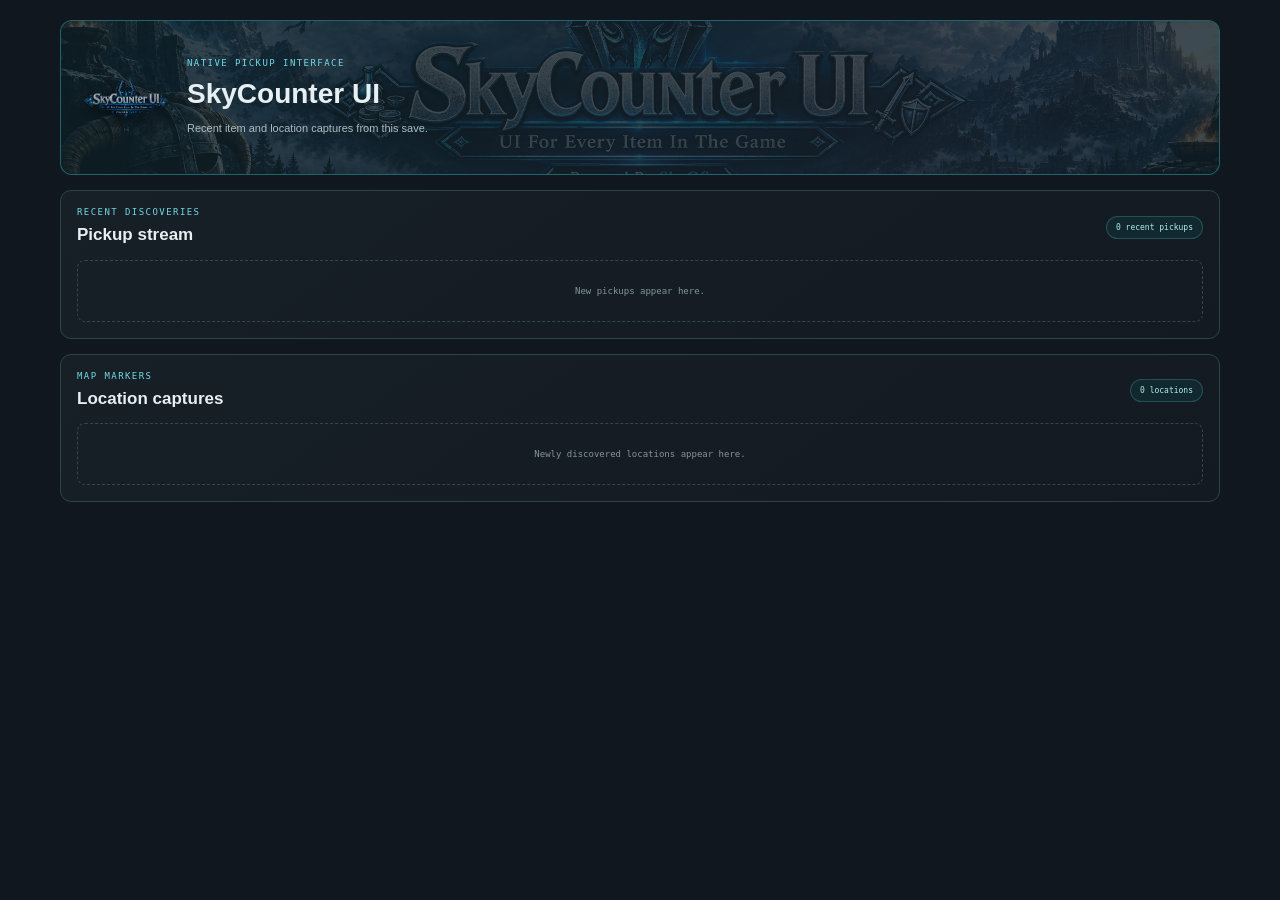
<file: data/PrismaUI/views/SkyOS/SkyCounter/dashboard.html>
<!doctype html>
<html lang="en">
<head>
  <meta charset="utf-8">
  <meta name="viewport" content="width=device-width,initial-scale=1">
  <title>SkyCounter UI</title>
  <link rel="stylesheet" href="dashboard.css?v=20261021-counter-dashboard-1">
</head>
<body>
  <main>
    <header class="hero">
      <img src="../../SkyCounterUI/skycounterui-logo.png" alt="SkyCounter UI">
      <div><p class="eyebrow">NATIVE PICKUP INTERFACE</p><h1>SkyCounter UI</h1><p>Recent item and location captures from this save.</p></div>
    </header>
    <section class="panel">
      <header class="section-heading"><div><p class="eyebrow">RECENT DISCOVERIES</p><h2>Pickup stream</h2></div><span id="pickup-count" class="count">Waiting for discoveries</span></header>
      <div id="pickup-stream" class="stream"><div class="empty">Waiting for SkyCounter UI events…</div></div>
    </section>
    <section class="panel">
      <header class="section-heading"><div><p class="eyebrow">MAP MARKERS</p><h2>Location captures</h2></div><span id="location-count" class="count">0 locations</span></header>
      <div id="location-stream" class="locations"><div class="empty">Newly discovered locations appear here.</div></div>
    </section>
  </main>
  <script src="dashboard.js?v=20261021-counter-dashboard-1"></script>
</body>
</html>
</file>
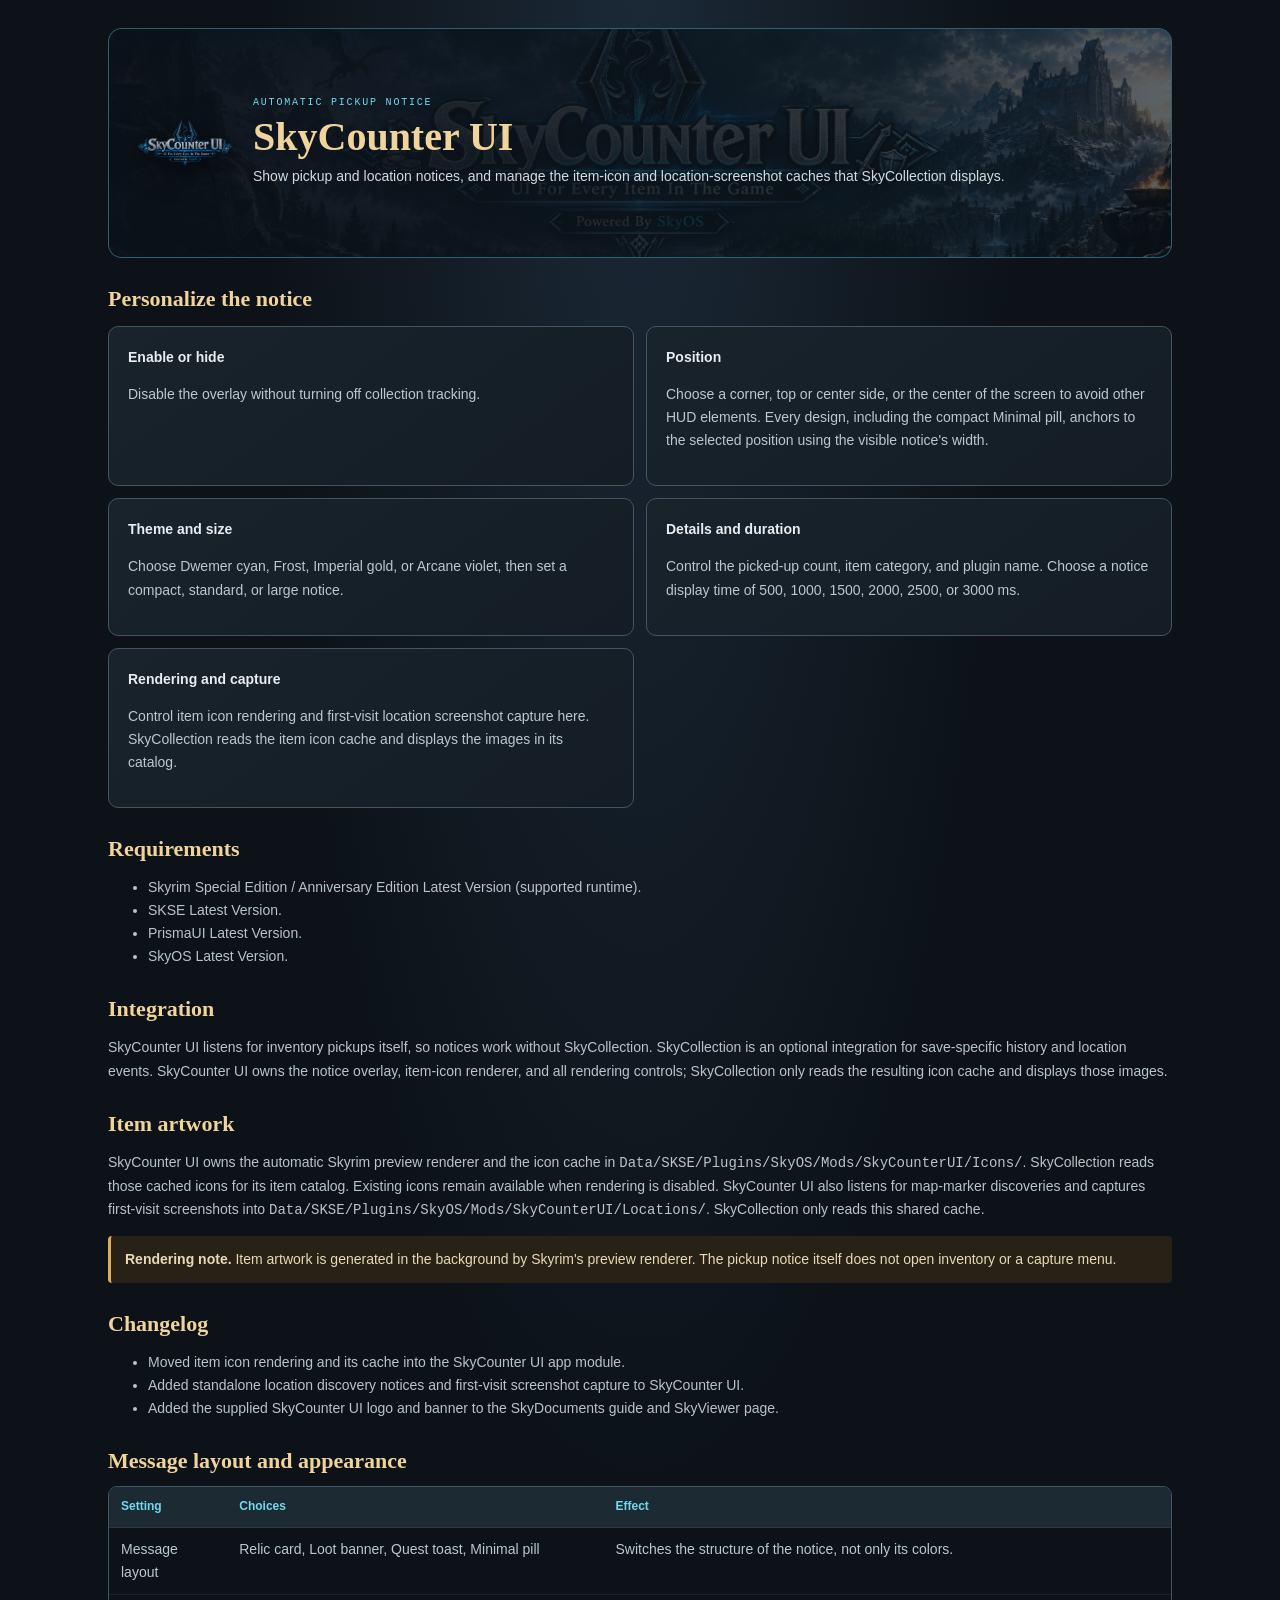
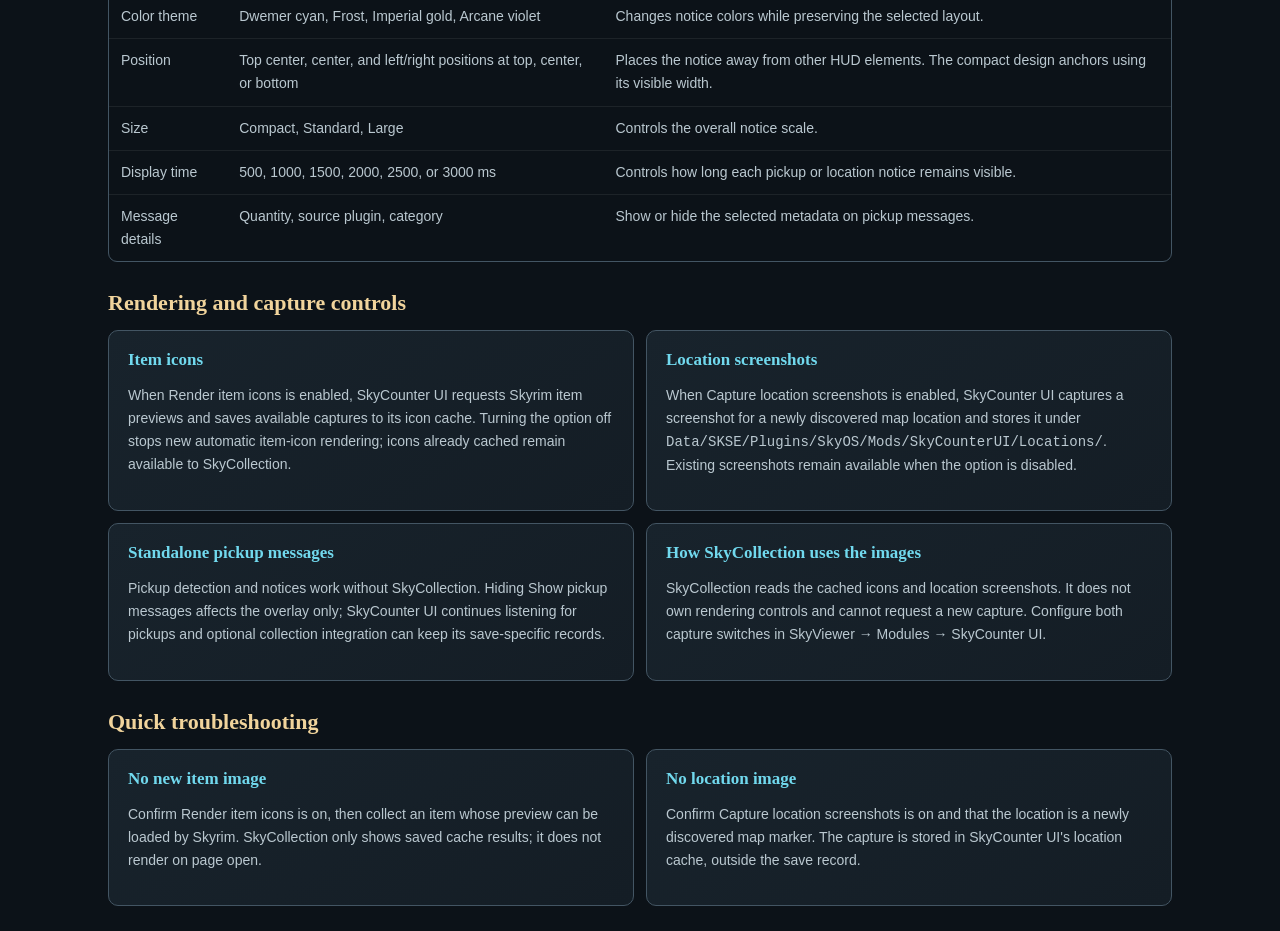
<file: data/SKSE/Plugins/SkyOS/Mods/SkyCounterUI/SkyDocuments/SkyCounter UI Guide.html>
<!doctype html>
<html lang="en">
<head>
  <meta charset="utf-8">
  <meta name="viewport" content="width=device-width,initial-scale=1">
  <title>SkyCounter UI · Field Guide</title>
  <style>
    :root{color-scheme:dark;font:15px/1.7 'Segoe UI',sans-serif;color:#e8edf0;background:#111820}*{box-sizing:border-box}body{margin:0;background:radial-gradient(ellipse at 80% 0,#235862 0,transparent 44%),#111820}.wrap{max-width:900px;margin:auto;padding:34px}.hero{position:relative;isolation:isolate;display:flex;align-items:center;min-height:220px;overflow:hidden;padding:26px;border:1px solid #57ced566;border-radius:14px;background:#15252d}.hero:before{position:absolute;z-index:-2;inset:0;content:'';background:url('banner.png') center/cover;opacity:.63}.hero:after{position:absolute;z-index:-1;inset:0;content:'';background:linear-gradient(90deg,#101820ee,#111820aa 70%,#11182044)}.brand{display:flex;align-items:center;gap:22px}.brand img{width:130px;height:130px;object-fit:contain;filter:drop-shadow(0 5px 16px #000b)}.eyebrow{color:#e2b967;letter-spacing:.18em;font-size:10px}h1{margin:0;font-size:32px}h2{color:#81dbe5;font-size:20px;margin-top:28px}p,li{color:#b8c4cc}.grid{display:grid;grid-template-columns:repeat(auto-fit,minmax(220px,1fr));gap:12px}.card{padding:16px;border:1px solid #ffffff1b;border-radius:10px;background:#1b252d}.note{border-left:3px solid #e2b967;padding:10px 14px;background:#20252a}@media(max-width:600px){.wrap{padding:16px}.brand img{width:85px;height:85px}.hero{min-height:150px}}
  :root{--doc-banner:url('banner.png')}
:root{color-scheme:dark;--bg:#0c1218;--panel:#141d25;--panel2:#18232c;--line:#435563;--cyan:#71d9ee;--gold:#f1d49c;--text:#e8edf1;--muted:#bac8d0}
html{scroll-behavior:smooth}body{margin:0!important;padding:0!important;background:radial-gradient(ellipse at 50% 0,#1b2937 0,transparent 42%),var(--bg)!important;color:var(--text)!important;font:14px/1.65 'Segoe UI',sans-serif!important}main,.wrap{max-width:1120px!important;margin:0 auto!important;padding:28px!important}
.hero{position:relative!important;isolation:isolate;min-height:230px!important;display:flex!important;align-items:center;overflow:hidden;padding:28px!important;border:1px solid #55cbea66!important;border-radius:14px!important;background:#101a22!important;box-shadow:none!important}.hero:before{position:absolute;z-index:-2;inset:0;content:'';background:var(--doc-banner) center 46%/cover;opacity:.55;pointer-events:none}.hero:after{position:absolute;z-index:-1;inset:0;content:'';background:linear-gradient(90deg,#0b1119f2,#0c1419ad 72%,#0c141966);pointer-events:none}.hero>*{position:relative;z-index:1}.brand,.hero-brand{display:flex;align-items:center;gap:20px}.brand img,.hero-brand img,.hero>img.logo{width:96px!important;height:96px!important;object-fit:contain;filter:drop-shadow(0 5px 16px #000b)}.eyebrow{margin:0!important;color:var(--cyan)!important;font:10px monospace!important;letter-spacing:.18em!important;text-transform:uppercase}.hero h1{margin:5px 0!important;color:var(--gold)!important;font:700 clamp(30px,5vw,40px) Georgia,serif!important;line-height:1.12}.hero p:last-child,.lead{margin:0;color:#d1dce2!important;max-width:760px}h2,.section-title{margin:28px 0 10px;color:var(--gold);font:700 22px Georgia,serif}
.grid{display:grid!important;grid-template-columns:repeat(2,minmax(0,1fr));gap:12px;margin-top:14px}.cards{display:grid!important;grid-template-columns:repeat(2,minmax(0,1fr));gap:12px}.card,.cards>section,main>article{margin:0;padding:19px;border:1px solid var(--line);border-radius:10px;background:linear-gradient(145deg,var(--panel2),var(--panel));color:var(--text)}.card h2,.card h3,.cards h3{margin:0 0 7px;color:var(--cyan);font:700 17px Georgia,serif}.card p,.card li,.detail-body{color:var(--muted)}.card ul,.card ol,.detail-body ul{padding-left:20px}.card li,.detail-body li{margin:6px 0}.wide{grid-column:1/-1}.grid details{align-self:start;overflow:hidden;border:1px solid var(--line);border-radius:10px;background:linear-gradient(145deg,var(--panel2),var(--panel));transition:border-color .2s}.grid details[open]{border-color:#50cee1a8}.grid summary{display:flex;align-items:center;justify-content:space-between;gap:12px;min-height:54px;padding:14px 18px;color:#e8edf1;font-weight:700;cursor:pointer;list-style:none}.grid summary::-webkit-details-marker{display:none}.grid details[open]>summary{color:var(--gold)}.detail-body{padding:2px 20px 18px 22px}.table-wrap{overflow:auto;margin-top:12px;border:1px solid var(--line);border-radius:9px}.options{width:100%;border-collapse:collapse;min-width:640px}.options th,.options td{padding:10px 12px;text-align:left;vertical-align:top;border-bottom:1px solid #ffffff12}.options th{background:#1c2a34;color:var(--cyan);font-size:12px}.options td{color:var(--muted)}.options tr:last-child td{border-bottom:0}.callout,.note{margin-top:12px;padding:12px 14px;border-left:3px solid #e0ad58;border-radius:4px;background:#282116;color:#ead8b6}.banner{display:none!important}a{color:#8de5ef}footer{margin:24px 0 8px;color:#81909c;font:10px monospace;letter-spacing:.08em}
@media(max-width:720px){main,.wrap{padding:14px!important}.grid,.cards{grid-template-columns:1fr!important}.wide{grid-column:auto}.hero{padding:20px!important;min-height:185px!important}.brand,.hero-brand{gap:13px}.brand img,.hero-brand img,.hero>img.logo{width:72px!important;height:72px!important}}
</style>
</head>
<body>
  <main class="wrap">
    <header class="hero"><div class="brand"><img src="logo.png" alt="SkyCounter UI logo"><div><p class="eyebrow">AUTOMATIC PICKUP NOTICE</p><h1>SkyCounter UI</h1><p>Show pickup and location notices, and manage the item-icon and location-screenshot caches that SkyCollection displays.</p></div></div></header>
    <h2>Personalize the notice</h2>
    <div class="grid">
      <section class="card"><strong>Enable or hide</strong><p>Disable the overlay without turning off collection tracking.</p></section>
      <section class="card"><strong>Position</strong><p>Choose a corner, top or center side, or the center of the screen to avoid other HUD elements. Every design, including the compact Minimal pill, anchors to the selected position using the visible notice's width.</p></section>
      <section class="card"><strong>Theme and size</strong><p>Choose Dwemer cyan, Frost, Imperial gold, or Arcane violet, then set a compact, standard, or large notice.</p></section>
      <section class="card"><strong>Details and duration</strong><p>Control the picked-up count, item category, and plugin name. Choose a notice display time of 500, 1000, 1500, 2000, 2500, or 3000 ms.</p></section>
      <section class="card"><strong>Rendering and capture</strong><p>Control item icon rendering and first-visit location screenshot capture here. SkyCollection reads the item icon cache and displays the images in its catalog.</p></section>
    </div>
    <h2>Requirements</h2><ul><li>Skyrim Special Edition / Anniversary Edition Latest Version (supported runtime).</li><li>SKSE Latest Version.</li><li>PrismaUI Latest Version.</li><li>SkyOS Latest Version.</li></ul>
    <h2>Integration</h2><p>SkyCounter UI listens for inventory pickups itself, so notices work without SkyCollection. SkyCollection is an optional integration for save-specific history and location events. SkyCounter UI owns the notice overlay, item-icon renderer, and all rendering controls; SkyCollection only reads the resulting icon cache and displays those images.</p><h2>Item artwork</h2>
    <p>SkyCounter UI owns the automatic Skyrim preview renderer and the icon cache in <code>Data/SKSE/Plugins/SkyOS/Mods/SkyCounterUI/Icons/</code>. SkyCollection reads those cached icons for its item catalog. Existing icons remain available when rendering is disabled. SkyCounter UI also listens for map-marker discoveries and captures first-visit screenshots into <code>Data/SKSE/Plugins/SkyOS/Mods/SkyCounterUI/Locations/</code>. SkyCollection only reads this shared cache.</p>
    <div class="note"><strong>Rendering note.</strong> Item artwork is generated in the background by Skyrim's preview renderer. The pickup notice itself does not open inventory or a capture menu.</div>
    <h2>Changelog</h2><ul><li>Moved item icon rendering and its cache into the SkyCounter UI app module.</li><li>Added standalone location discovery notices and first-visit screenshot capture to SkyCounter UI.</li><li>Added the supplied SkyCounter UI logo and banner to the SkyDocuments guide and SkyViewer page.</li></ul>
  
<section class="reference-section"><h2 class="section-title">Message layout and appearance</h2><div class="table-wrap"><table class="options"><thead><tr><th>Setting</th><th>Choices</th><th>Effect</th></tr></thead><tbody><tr><td>Message layout</td><td>Relic card, Loot banner, Quest toast, Minimal pill</td><td>Switches the structure of the notice, not only its colors.</td></tr><tr><td>Color theme</td><td>Dwemer cyan, Frost, Imperial gold, Arcane violet</td><td>Changes notice colors while preserving the selected layout.</td></tr><tr><td>Position</td><td>Top center, center, and left/right positions at top, center, or bottom</td><td>Places the notice away from other HUD elements. The compact design anchors using its visible width.</td></tr><tr><td>Size</td><td>Compact, Standard, Large</td><td>Controls the overall notice scale.</td></tr><tr><td>Display time</td><td>500, 1000, 1500, 2000, 2500, or 3000 ms</td><td>Controls how long each pickup or location notice remains visible.</td></tr><tr><td>Message details</td><td>Quantity, source plugin, category</td><td>Show or hide the selected metadata on pickup messages.</td></tr></tbody></table></div><h2 class="section-title">Rendering and capture controls</h2><div class="grid"><article class="card"><h3>Item icons</h3><p>When Render item icons is enabled, SkyCounter UI requests Skyrim item previews and saves available captures to its icon cache. Turning the option off stops new automatic item-icon rendering; icons already cached remain available to SkyCollection.</p></article><article class="card"><h3>Location screenshots</h3><p>When Capture location screenshots is enabled, SkyCounter UI captures a screenshot for a newly discovered map location and stores it under <code>Data/SKSE/Plugins/SkyOS/Mods/SkyCounterUI/Locations/</code>. Existing screenshots remain available when the option is disabled.</p></article><article class="card"><h3>Standalone pickup messages</h3><p>Pickup detection and notices work without SkyCollection. Hiding Show pickup messages affects the overlay only; SkyCounter UI continues listening for pickups and optional collection integration can keep its save-specific records.</p></article><article class="card"><h3>How SkyCollection uses the images</h3><p>SkyCollection reads the cached icons and location screenshots. It does not own rendering controls and cannot request a new capture. Configure both capture switches in SkyViewer → Modules → SkyCounter UI.</p></article></div><h2 class="section-title">Quick troubleshooting</h2><div class="grid"><article class="card"><h3>No new item image</h3><p>Confirm Render item icons is on, then collect an item whose preview can be loaded by Skyrim. SkyCollection only shows saved cache results; it does not render on page open.</p></article><article class="card"><h3>No location image</h3><p>Confirm Capture location screenshots is on and that the location is a newly discovered map marker. The capture is stored in SkyCounter UI's location cache, outside the save record.</p></article></div></section>
</main>
</body>
</html>
</file>
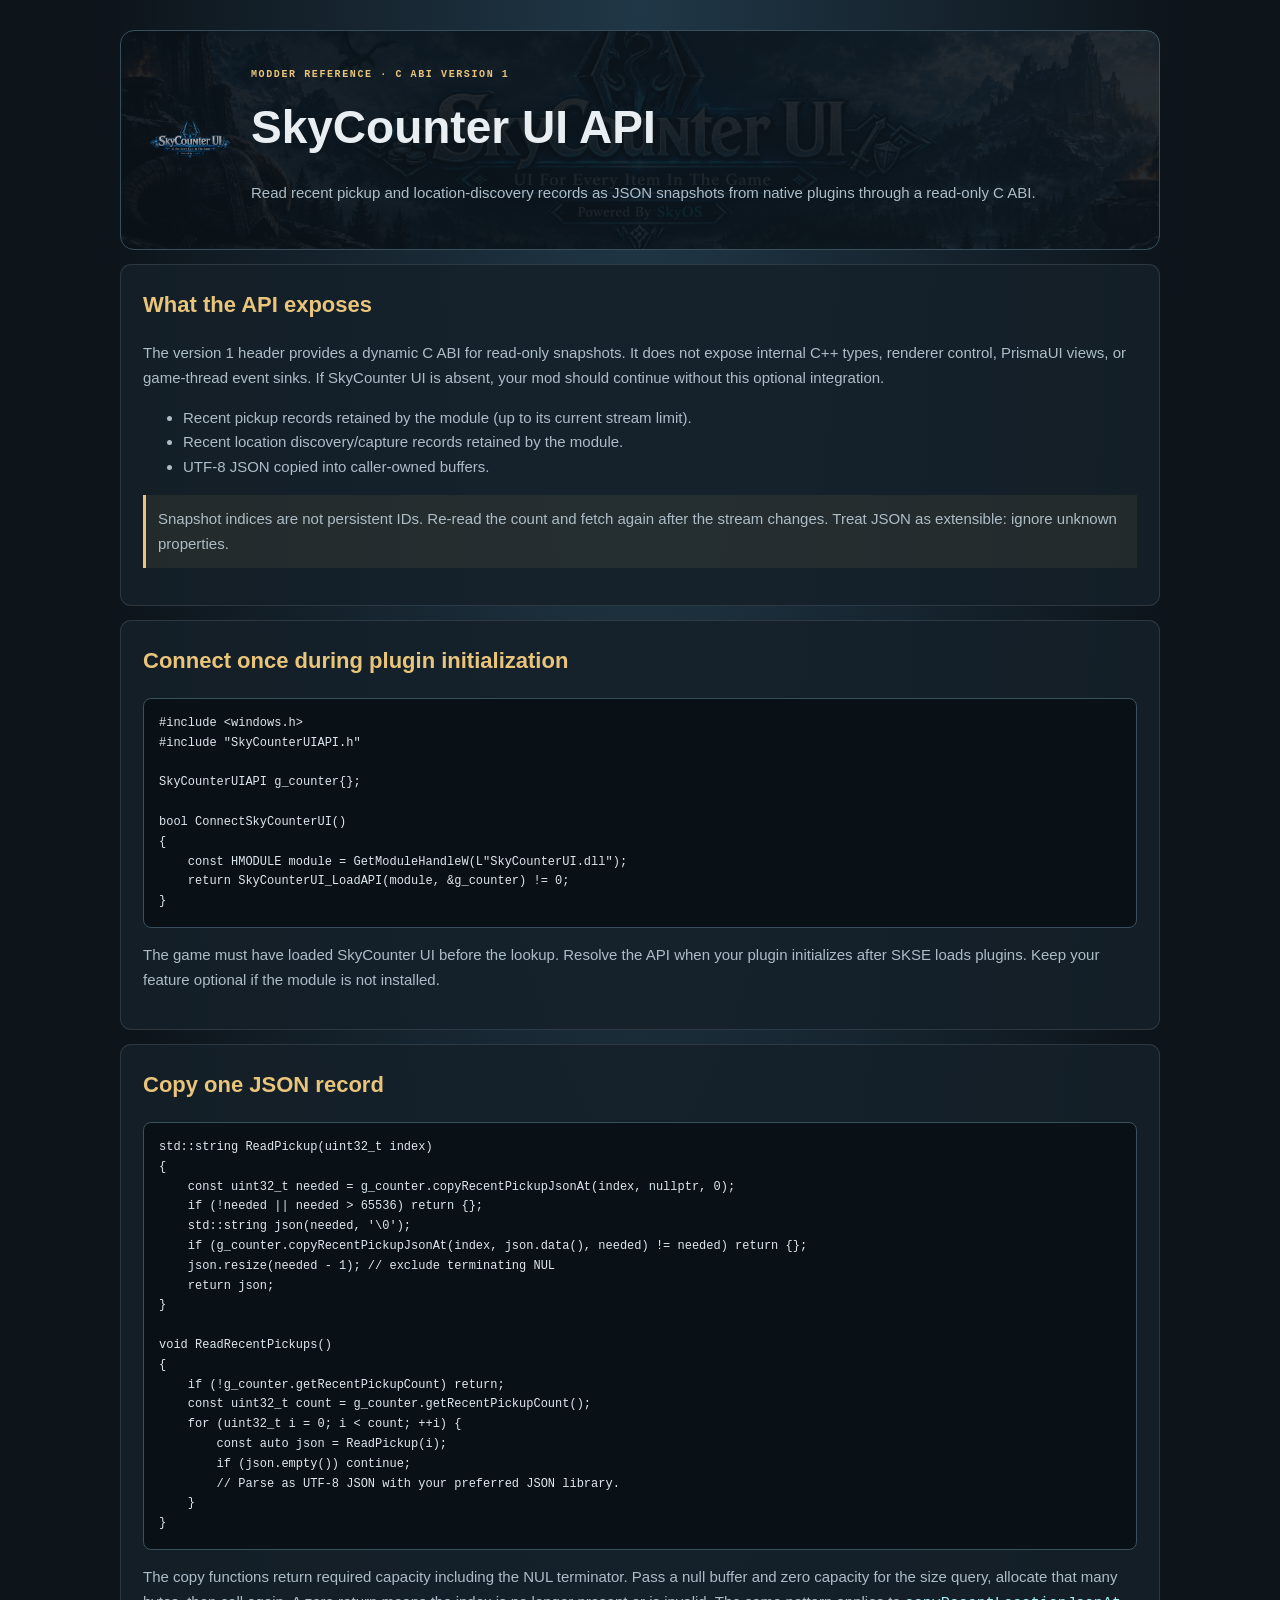
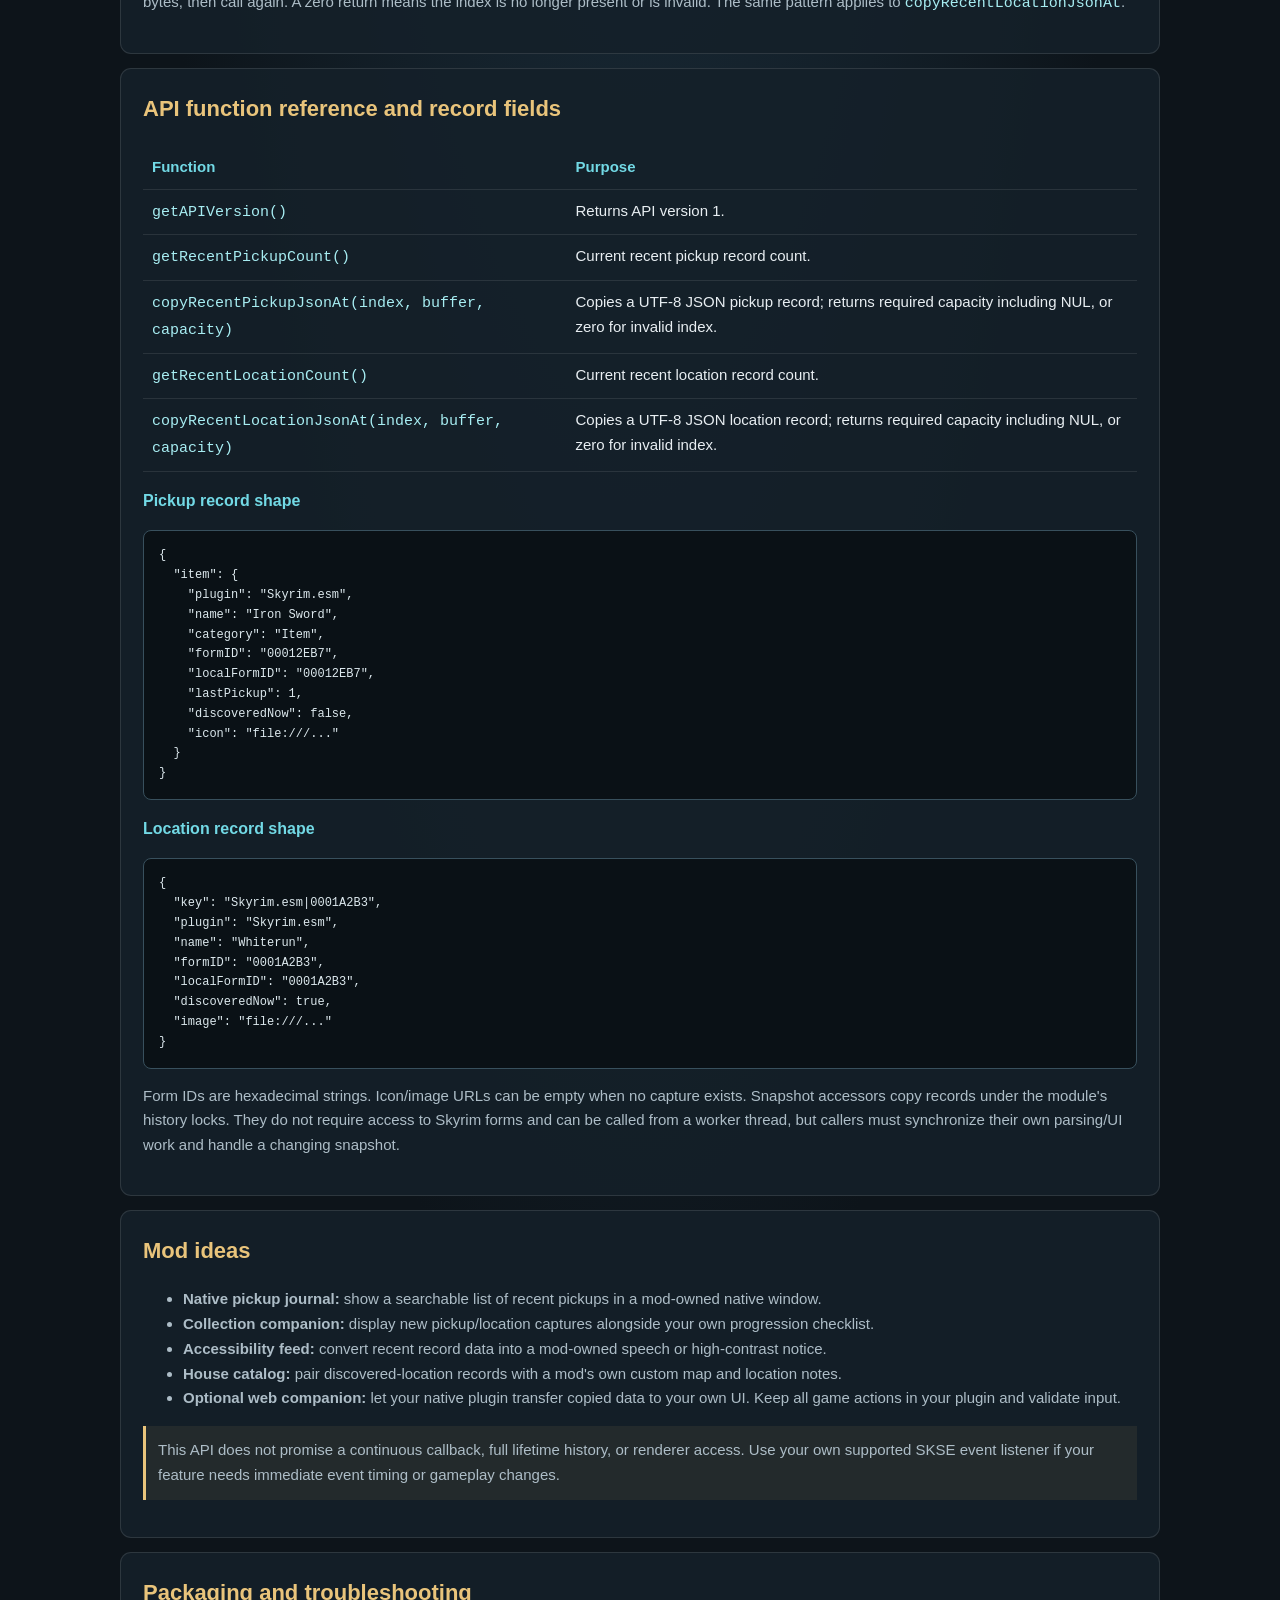
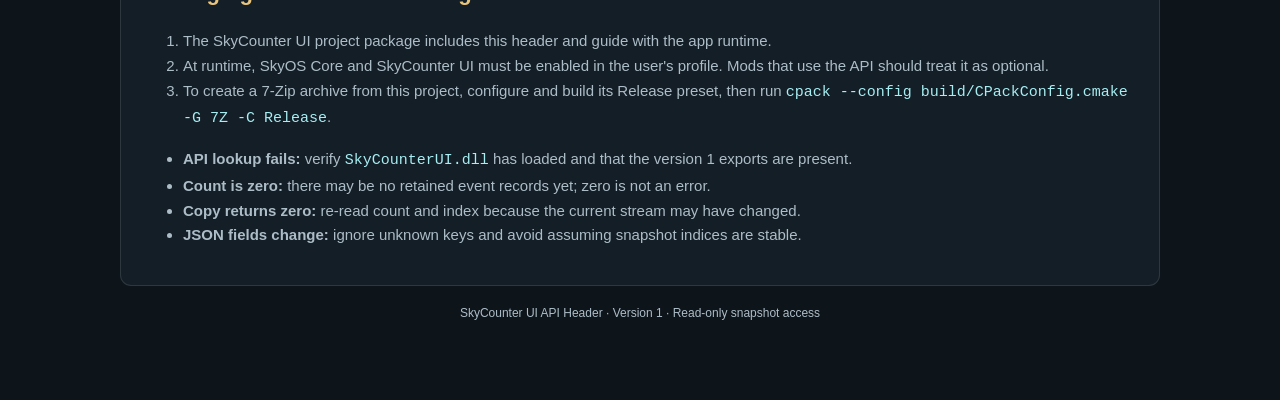
<file: data/SKSE/Plugins/SkyOS/Mods/SkyCounterUIAPIHeader/SkyDocuments/SkyCounter UI API Guide.html>
<!doctype html><html lang="en"><head><meta charset="utf-8"><meta name="viewport" content="width=device-width,initial-scale=1"><title>SkyCounter UI API Guide</title>
<style>
:root{color-scheme:dark;--bg:#0d141a;--panel:#16212a;--line:#38505d;--text:#e8eef2;--muted:#adbdc7;--cyan:#72d9e5;--gold:#e9c47b}*{box-sizing:border-box}body{margin:0;background:radial-gradient(ellipse at 50% 0,#203747,var(--bg) 60%);color:var(--text);font:15px/1.65 "Segoe UI",Arial,sans-serif}main{max-width:1080px;margin:30px auto;padding:0 20px 50px}.hero{min-height:210px;display:flex;align-items:center;gap:20px;padding:28px;border:1px solid var(--line);border-radius:14px;background:linear-gradient(90deg,#0b1319e8,#0d161de6),url("../banner.png") center/cover}.hero img{width:82px;height:82px;object-fit:contain}.eyebrow{color:var(--gold);font:700 10px Consolas,monospace;letter-spacing:.16em}h1{margin:5px 0;font-size:clamp(30px,5vw,46px)}h2{margin-top:0;color:var(--gold);font-size:22px}h3{color:var(--cyan);font-size:16px}section{margin-top:14px;padding:22px;border:1px solid #ffffff1c;border-radius:11px;background:#15212adf}p,li{color:var(--muted)}code,pre{font-family:Consolas,monospace}code{color:#a7edf2}pre{overflow:auto;padding:15px;border:1px solid var(--line);border-radius:8px;background:#0a1116;color:#dce8ed;font-size:12px}.note{padding:12px;border-left:3px solid var(--gold);background:#e7bd6c12;color:var(--muted)}table{width:100%;border-collapse:collapse}td,th{padding:9px;border-bottom:1px solid #ffffff18;text-align:left;vertical-align:top}th{color:var(--cyan)}footer{text-align:center;color:var(--muted);font-size:12px;padding:18px}@media(max-width:650px){main{padding:0 12px}.hero{padding:18px}.hero img{width:60px;height:60px}section{padding:16px}}
</style></head><body><main>
<header class="hero"><img src="../logo.png" alt="SkyCounter UI"><div><p class="eyebrow">MODDER REFERENCE · C ABI VERSION 1</p><h1>SkyCounter UI API</h1><p>Read recent pickup and location-discovery records as JSON snapshots from native plugins through a read-only C ABI.</p></div></header>
<section><h2>What the API exposes</h2><p>The version 1 header provides a dynamic C ABI for read-only snapshots. It does not expose internal C++ types, renderer control, PrismaUI views, or game-thread event sinks. If SkyCounter UI is absent, your mod should continue without this optional integration.</p><ul><li>Recent pickup records retained by the module (up to its current stream limit).</li><li>Recent location discovery/capture records retained by the module.</li><li>UTF-8 JSON copied into caller-owned buffers.</li></ul><p class="note">Snapshot indices are not persistent IDs. Re-read the count and fetch again after the stream changes. Treat JSON as extensible: ignore unknown properties.</p></section>
<section><h2>Connect once during plugin initialization</h2><pre>#include &lt;windows.h&gt;
#include "SkyCounterUIAPI.h"

SkyCounterUIAPI g_counter{};

bool ConnectSkyCounterUI()
{
    const HMODULE module = GetModuleHandleW(L"SkyCounterUI.dll");
    return SkyCounterUI_LoadAPI(module, &amp;g_counter) != 0;
}</pre><p>The game must have loaded SkyCounter UI before the lookup. Resolve the API when your plugin initializes after SKSE loads plugins. Keep your feature optional if the module is not installed.</p></section>
<section><h2>Copy one JSON record</h2><pre>std::string ReadPickup(uint32_t index)
{
    const uint32_t needed = g_counter.copyRecentPickupJsonAt(index, nullptr, 0);
    if (!needed || needed &gt; 65536) return {};
    std::string json(needed, '\0');
    if (g_counter.copyRecentPickupJsonAt(index, json.data(), needed) != needed) return {};
    json.resize(needed - 1); // exclude terminating NUL
    return json;
}

void ReadRecentPickups()
{
    if (!g_counter.getRecentPickupCount) return;
    const uint32_t count = g_counter.getRecentPickupCount();
    for (uint32_t i = 0; i &lt; count; ++i) {
        const auto json = ReadPickup(i);
        if (json.empty()) continue;
        // Parse as UTF-8 JSON with your preferred JSON library.
    }
}</pre><p>The copy functions return required capacity including the NUL terminator. Pass a null buffer and zero capacity for the size query, allocate that many bytes, then call again. A zero return means the index is no longer present or is invalid. The same pattern applies to <code>copyRecentLocationJsonAt</code>.</p></section>
<section><h2>API function reference and record fields</h2><table><thead><tr><th>Function</th><th>Purpose</th></tr></thead><tbody><tr><td><code>getAPIVersion()</code></td><td>Returns API version 1.</td></tr><tr><td><code>getRecentPickupCount()</code></td><td>Current recent pickup record count.</td></tr><tr><td><code>copyRecentPickupJsonAt(index, buffer, capacity)</code></td><td>Copies a UTF-8 JSON pickup record; returns required capacity including NUL, or zero for invalid index.</td></tr><tr><td><code>getRecentLocationCount()</code></td><td>Current recent location record count.</td></tr><tr><td><code>copyRecentLocationJsonAt(index, buffer, capacity)</code></td><td>Copies a UTF-8 JSON location record; returns required capacity including NUL, or zero for invalid index.</td></tr></tbody></table><h3>Pickup record shape</h3><pre>{
  "item": {
    "plugin": "Skyrim.esm",
    "name": "Iron Sword",
    "category": "Item",
    "formID": "00012EB7",
    "localFormID": "00012EB7",
    "lastPickup": 1,
    "discoveredNow": false,
    "icon": "file:///..."
  }
}</pre><h3>Location record shape</h3><pre>{
  "key": "Skyrim.esm|0001A2B3",
  "plugin": "Skyrim.esm",
  "name": "Whiterun",
  "formID": "0001A2B3",
  "localFormID": "0001A2B3",
  "discoveredNow": true,
  "image": "file:///..."
}</pre><p>Form IDs are hexadecimal strings. Icon/image URLs can be empty when no capture exists. Snapshot accessors copy records under the module's history locks. They do not require access to Skyrim forms and can be called from a worker thread, but callers must synchronize their own parsing/UI work and handle a changing snapshot.</p></section>
<section><h2>Mod ideas</h2><ul><li><strong>Native pickup journal:</strong> show a searchable list of recent pickups in a mod-owned native window.</li><li><strong>Collection companion:</strong> display new pickup/location captures alongside your own progression checklist.</li><li><strong>Accessibility feed:</strong> convert recent record data into a mod-owned speech or high-contrast notice.</li><li><strong>House catalog:</strong> pair discovered-location records with a mod's own custom map and location notes.</li><li><strong>Optional web companion:</strong> let your native plugin transfer copied data to your own UI. Keep all game actions in your plugin and validate input.</li></ul><p class="note">This API does not promise a continuous callback, full lifetime history, or renderer access. Use your own supported SKSE event listener if your feature needs immediate event timing or gameplay changes.</p></section>
<section><h2>Packaging and troubleshooting</h2><ol><li>The SkyCounter UI project package includes this header and guide with the app runtime.</li><li>At runtime, SkyOS Core and SkyCounter UI must be enabled in the user's profile. Mods that use the API should treat it as optional.</li><li>To create a 7-Zip archive from this project, configure and build its Release preset, then run <code>cpack --config build/CPackConfig.cmake -G 7Z -C Release</code>.</li></ol><ul><li><strong>API lookup fails:</strong> verify <code>SkyCounterUI.dll</code> has loaded and that the version 1 exports are present.</li><li><strong>Count is zero:</strong> there may be no retained event records yet; zero is not an error.</li><li><strong>Copy returns zero:</strong> re-read count and index because the current stream may have changed.</li><li><strong>JSON fields change:</strong> ignore unknown keys and avoid assuming snapshot indices are stable.</li></ul></section>
<footer>SkyCounter UI API Header · Version 1 · Read-only snapshot access</footer></main></body></html>
</file>
<file: data/PrismaUI/views/SkyOS/SkyCounter/dashboard.css>
*{box-sizing:border-box}html,body{margin:0;min-height:100%;background:#10171e;color:#e8eff2;font:14px/1.5 Manrope,"Segoe UI",sans-serif}main{max-width:1200px;margin:auto;padding:20px}.hero{position:relative;isolation:isolate;display:flex;align-items:center;gap:18px;min-height:155px;overflow:hidden;padding:22px;border:1px solid #35c7d366;border-radius:12px;background:linear-gradient(110deg,#10232b,#18222a 75%,#102029)}.hero:before{position:absolute;z-index:-1;inset:0;content:"";background:url("../../SkyCounterUI/skycounterui-banner.png") center/cover;opacity:.19}.hero img{width:86px;height:86px;object-fit:contain;filter:drop-shadow(0 3px 9px #0009)}.eyebrow{margin:0 0 5px;color:#72d9e4;font:9px "DM Mono",monospace;letter-spacing:.16em}.hero h1{margin:0;font-size:28px}.hero p:last-child{margin:5px 0 0;color:#aebdc4;font-size:11px}.panel{margin-top:15px;padding:16px;border:1px solid #2c424c;border-radius:11px;background:linear-gradient(145deg,#171f27,#131a21)}.section-heading{display:flex;align-items:center;justify-content:space-between;gap:12px;margin-bottom:12px}.section-heading h2{margin:0;font-size:17px}.count{padding:6px 9px;border:1px solid #36737c88;border-radius:999px;background:#10282e;color:#b1edef;font:8px "DM Mono",monospace;white-space:nowrap}.stream,.locations{display:grid;gap:8px}.entry{display:grid;grid-template-columns:62px minmax(0,1fr) auto;align-items:center;gap:11px;min-height:76px;padding:8px 10px;border:1px solid #2e4a54;border-radius:9px;background:linear-gradient(120deg,#14232a,#151d25)}.art{width:60px;height:60px;display:grid;place-items:center;overflow:hidden;border:1px solid #3b6872;border-radius:8px;background:radial-gradient(circle at 50% 37%,#254c56,#11191f 78%);color:#79d8e3;font-size:23px}.art img{width:100%;height:100%;object-fit:contain}.copy{display:grid;gap:3px;min-width:0}.copy strong{overflow:hidden;color:#e4edf0;font-size:11px;text-overflow:ellipsis;white-space:nowrap}.copy small{overflow:hidden;color:#899aa3;font-size:9px;text-overflow:ellipsis;white-space:nowrap}.quantity{color:#efcf88;font:9px "DM Mono",monospace;white-space:nowrap}.location-entry{grid-template-columns:112px minmax(0,1fr)}.location-entry .art{width:110px;height:68px}.empty{padding:25px;border:1px dashed #35454d;border-radius:8px;color:#84949c;font:9px "DM Mono",monospace;text-align:center}@media(max-width:620px){main{padding:12px}.hero{align-items:flex-start;min-height:130px;padding:16px}.hero img{width:60px;height:60px}.entry{grid-template-columns:52px minmax(0,1fr);gap:8px}.art{width:50px;height:50px}.quantity{grid-column:2;text-align:left}.location-entry{grid-template-columns:82px minmax(0,1fr)}.location-entry .art{width:80px;height:56px}}
</file>
